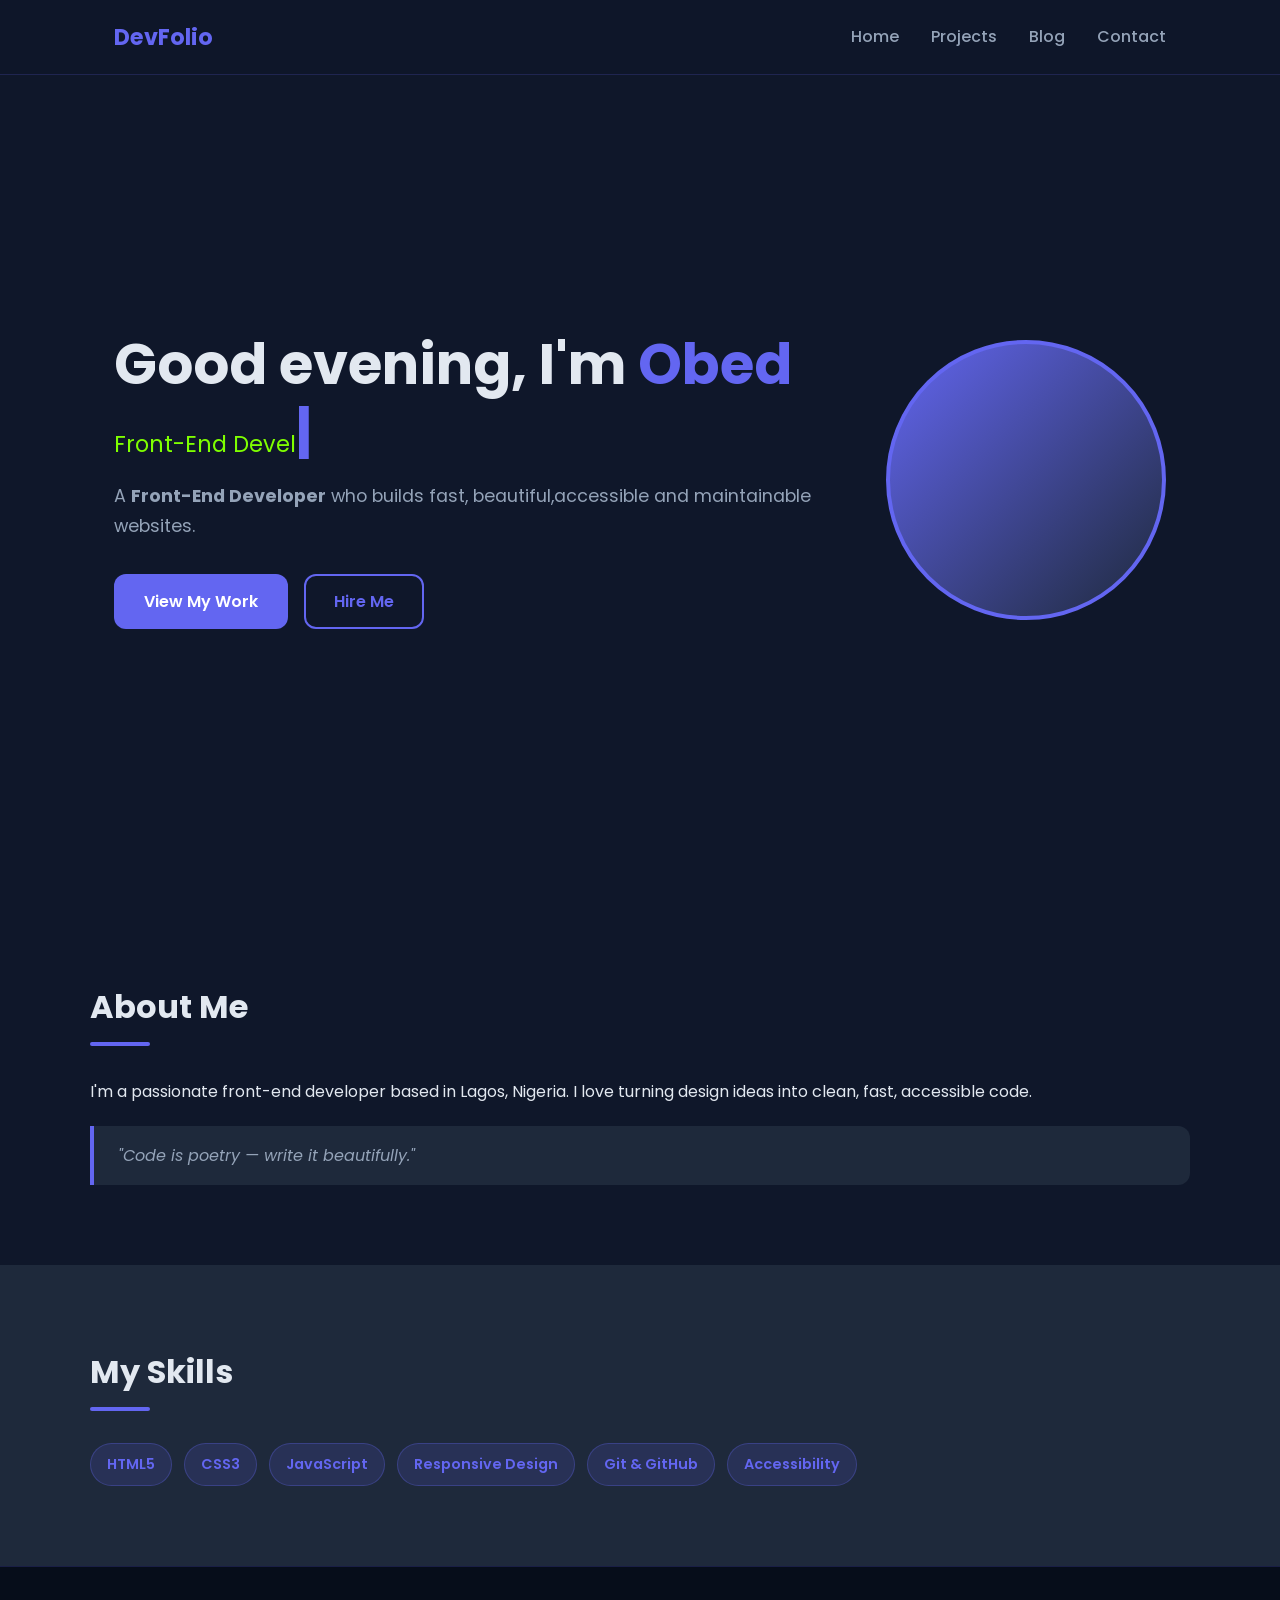
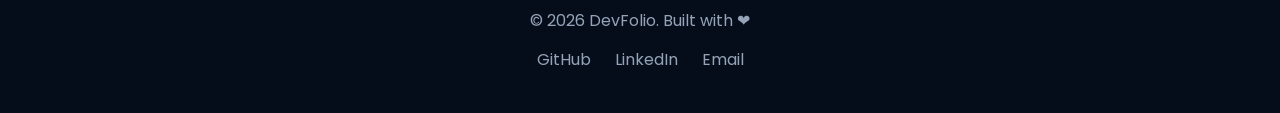
<file: My-portfolio/index.html>
<!DOCTYPE html>
<html lang="en">
<head>
  <meta charset="UTF-8">
  <meta name="viewport" content="width=device-width, initial-scale=1.0">
  <title>DevFolio | Obed — Front-End Developer</title>
  <meta name="description" content="Personal portfolio of Alex, a Front-End Developer based in Lagos, Nigeria.">
  <link rel="preconnect" href="https://fonts.googleapis.com">
  <link href="https://fonts.googleapis.com/css2?family=Poppins:wght@400;500;600;700&display=swap" rel="stylesheet">
  <link rel="stylesheet" href="css/variable.css">
  <link rel="stylesheet" href="css/global.css">
  <link rel="stylesheet" href="css/home.css">
</head>
<body>

  <!-- NAVBAR -->
  <header id="site-header">
    <nav id="main-nav">
      <a href="index.html" class="nav-logo">DevFolio</a>
      <ul class="nav-links">
        <li><a href="index.html">Home</a></li>
        <li><a href="projects.html">Projects</a></li>
        <li><a href="blogs.htm">Blog</a></li>
        <li><a href="contact.html">Contact</a></li>
      </ul>
      <button id="menu-toggle" aria-label="Toggle menu">&#9776;</button>
    </nav>
  </header>

  <main>

    <!-- HERO -->
    <section id="hero" class="hero-section" data-reveal>
      <div class="hero-content">
        <h1 class="hero-title">
          <span id="hero-greeting">Hi, I'm</span>
          <span class="highlight"> Obed</span><br>
          <span id="typed-role" class="typed-role"></span><span class="cursor">|</span>
        </h1>
        <p class="hero-subtitle">
          A <strong>Front-End Developer</strong> who builds fast,
          beautiful,accessible and maintainable websites.
        </p>
        <div class="hero-cta">
          <a href="projects.html" class="btn btn-primary">View My Work</a>
          <a href="contact.html" class="btn btn-outline">Hire Me</a>
        </div>
      </div>
      <div class="hero-image">
        <div class="avatar-placeholder" aria-hidden="true"></div>
      </div>
    </section>

    <!-- ABOUT -->
    <section id="about" class="section" data-reveal>
      <div class="section-inner">
        <h2 class="section-title">About Me</h2>
        <p>
          I'm a passionate front-end developer based in Lagos, Nigeria.
          I love turning design ideas into clean, fast, accessible code.
        </p>
        <blockquote class="personal-quote">
          "Code is poetry — write it beautifully."
        </blockquote>
      </div>
    </section>

    <!-- SKILLS -->
    <section id="skills" class="section section-alt" data-reveal>
      <div class="section-inner">
        <h2 class="section-title">My Skills</h2>
        <ul class="skills-list">
          <li class="skill-tag">HTML5</li>
          <li class="skill-tag">CSS3</li>
          <li class="skill-tag">JavaScript</li>
          <li class="skill-tag">Responsive Design</li>
          <li class="skill-tag">Git &amp; GitHub</li>
          <li class="skill-tag">Accessibility</li>
        </ul>
      </div>
    </section>

  </main>

  <!-- FOOTER -->
  <footer id="site-footer">
    <p>&copy; <span class="footer-year"></span> DevFolio. Built with &#10084;</p>
    <div class="footer-links">
      <a href="https://github.com" target="_blank" rel="noopener">GitHub</a>
      <a href="https://linkedin.com" target="_blank" rel="noopener">LinkedIn</a>
      <a href="mailto:hello@devfolio.com">Email</a>
    </div>
  </footer>

  <script src="js/main.js"></script>
</body>
</html>
</file>
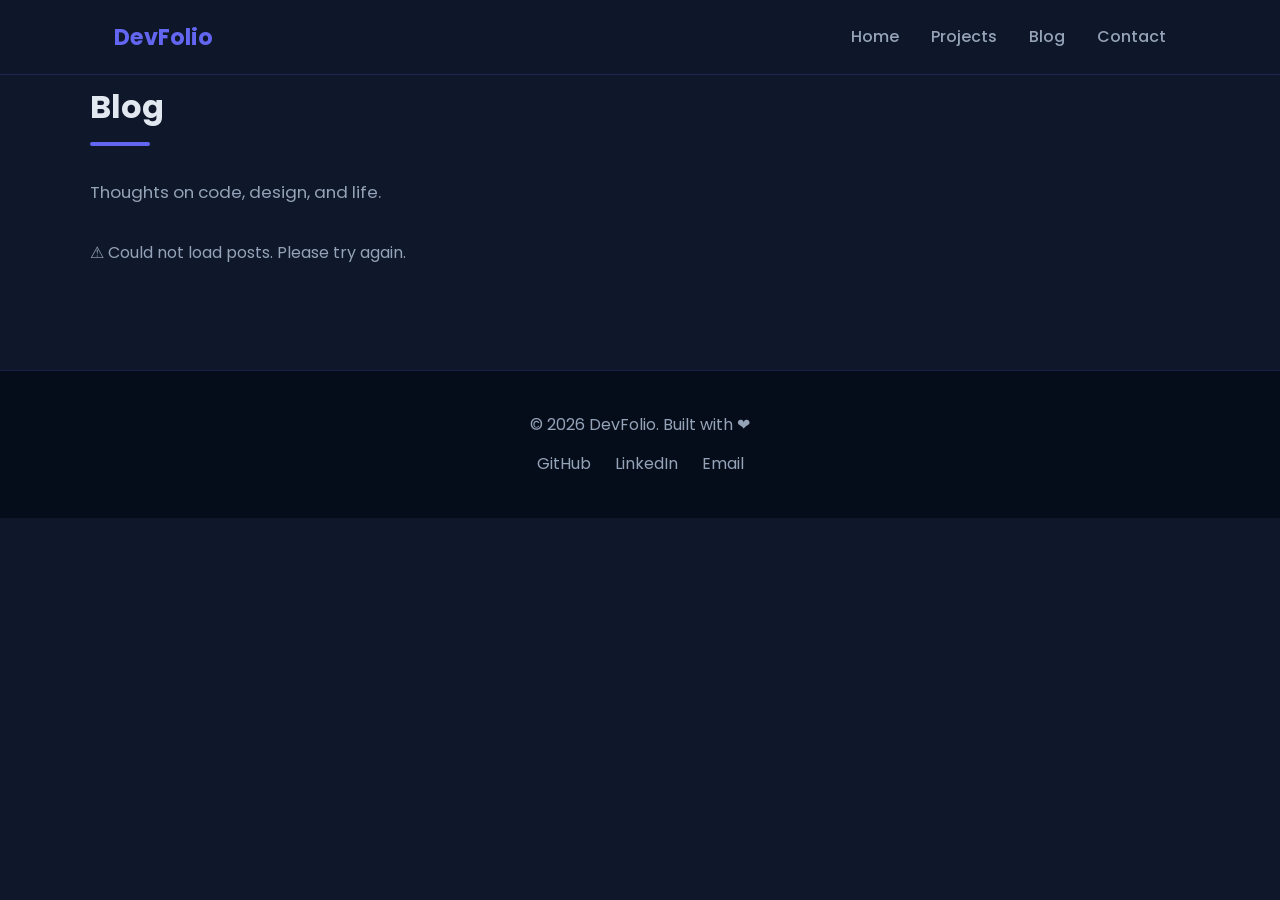
<file: My-portfolio/blogs.htm>
<!DOCTYPE html>
<html lang="en">
<head>
  <meta charset="UTF-8">
  <meta name="viewport" content="width=device-width, initial-scale=1.0">
  <title>DevFolio | Blog</title>
  <link rel="preconnect" href="https://fonts.googleapis.com">
  <link href="https://fonts.googleapis.com/css2?family=Poppins:wght@400;500;600;700&display=swap" rel="stylesheet">
  <link rel="stylesheet" href="css/variable.css">
  <link rel="stylesheet" href="css/global.css">
  <link rel="stylesheet" href="css/blog.css">
</head>
<body>

  <header id="site-header">
    <nav id="main-nav">
      <a href="index.html" class="nav-logo">DevFolio</a>
      <ul class="nav-links">
        <li><a href="index.html">Home</a></li>
        <li><a href="projects.html">Projects</a></li>
        <li><a href="blogs.htm">Blog</a></li>
        <li><a href="contact.html">Contact</a></li>
      </ul>
      <button id="menu-toggle" aria-label="Toggle menu">&#9776;</button>
    </nav>
  </header>

  <main class="section">
    <div class="section-inner">
      <h1 class="section-title">Blog</h1>
      <p class="page-subtitle">Thoughts on code, design, and life.</p>
      <p id="loading" class="loading-text">Loading posts...</p>
      <div id="blog-grid" class="blog-grid hidden"></div>
    </div>
  </main>

  <footer id="site-footer">
    <p>&copy; <span class="footer-year"></span> DevFolio. Built with &#10084;</p>
    <div class="footer-links">
      <a href="https://github.com" target="_blank" rel="noopener">GitHub</a>
      <a href="https://linkedin.com" target="_blank" rel="noopener">LinkedIn</a>
      <a href="mailto:hello@devfolio.com">Email</a>
    </div>
  </footer>

  <script src="js/main.js"></script>
  <script src="js/blog.js"></script>
</body>
</html>
</file>
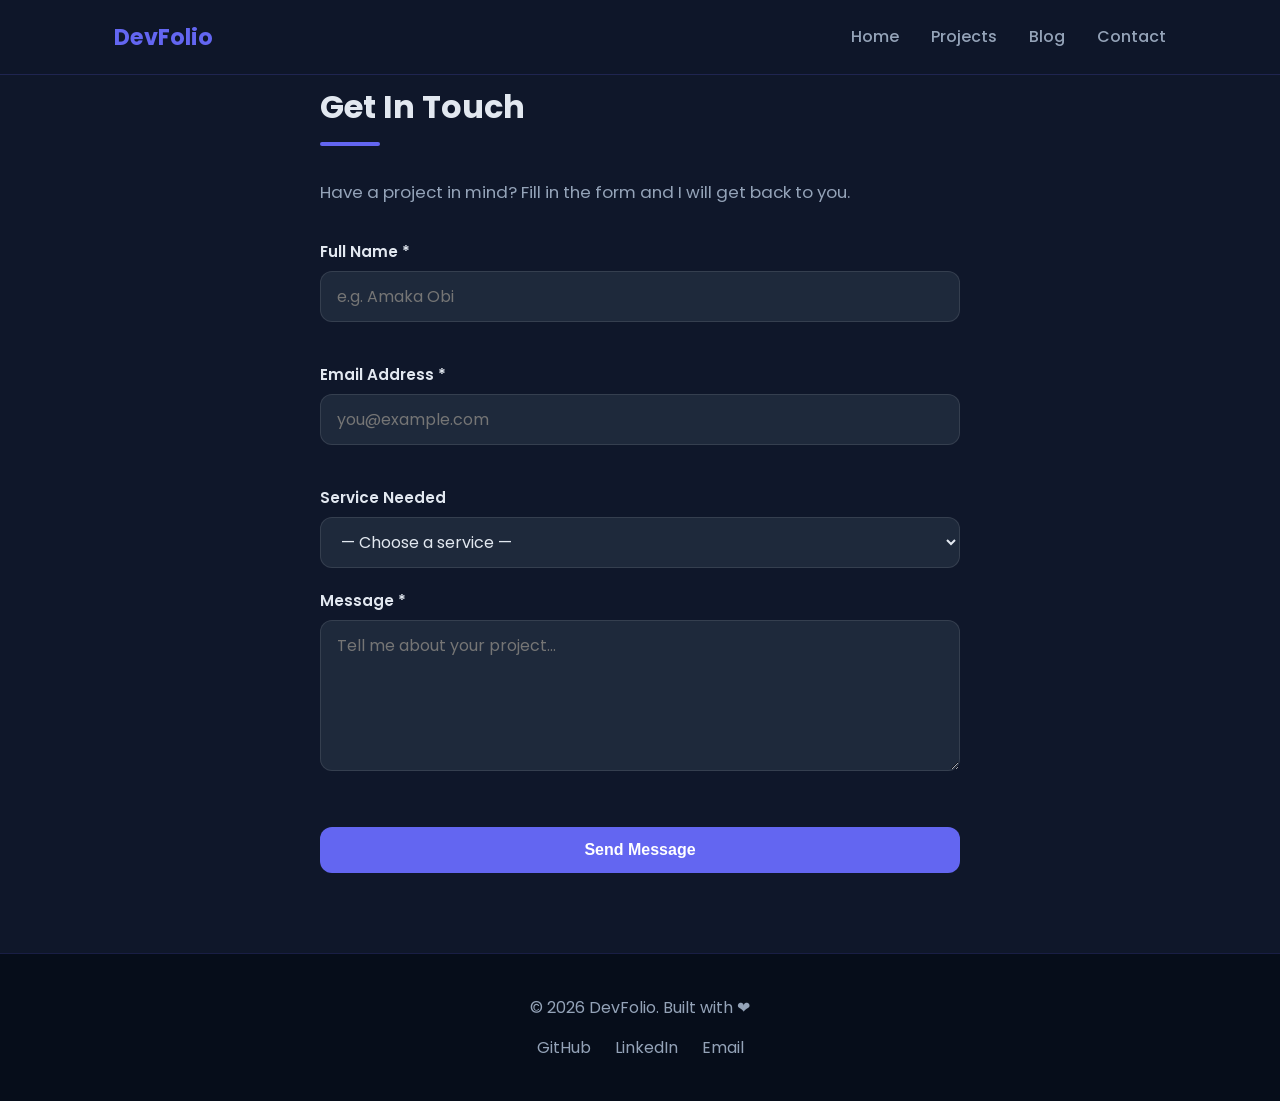
<file: My-portfolio/contact.html>
<!DOCTYPE html>
<html lang="en">
<head>
  <meta charset="UTF-8">
  <meta name="viewport" content="width=device-width, initial-scale=1.0">
  <title>DevFolio | Contact</title>
  <link rel="preconnect" href="https://fonts.googleapis.com">
  <link href="https://fonts.googleapis.com/css2?family=Poppins:wght@400;500;600;700&display=swap" rel="stylesheet">
  <link rel="stylesheet" href="css/variable.css">
  <link rel="stylesheet" href="css/global.css">
  <link rel="stylesheet" href="css/contact.css">
</head>
<body>

  <header id="site-header">
    <nav id="main-nav">
      <a href="index.html" class="nav-logo">DevFolio</a>
      <ul class="nav-links">
        <li><a href="index.html">Home</a></li>
        <li><a href="projects.html">Projects</a></li>
        <li><a href="blogs.htm">Blog</a></li>
        <li><a href="contact.html">Contact</a></li>
      </ul>
      <button id="menu-toggle" aria-label="Toggle menu">&#9776;</button>
    </nav>
  </header>

  <main class="contact-page section">
    <div class="section-inner">
      <h1 class="section-title">Get In Touch</h1>
      <p class="page-subtitle">Have a project in mind? Fill in the form and I will get back to you.</p>

      <form id="contact-form" novalidate>

        <div class="form-group">
          <label for="name">Full Name <span aria-hidden="true">*</span></label>
          <input type="text" id="name" name="name" required
                 placeholder="e.g. Amaka Obi" autocomplete="name">
          <span class="error-msg" id="name-error"></span>
        </div>

        <div class="form-group">
          <label for="email">Email Address <span aria-hidden="true">*</span></label>
          <input type="email" id="email" name="email" required
                 placeholder="you@example.com" autocomplete="email">
          <span class="error-msg" id="email-error"></span>
        </div>

        <div class="form-group">
          <label for="service">Service Needed</label>
          <select id="service" name="service">
            <option value="">— Choose a service —</option>
            <option value="website">Website Design</option>
            <option value="webapp">Web Application</option>
            <option value="other">Other</option>
          </select>
        </div>

        <div class="form-group">
          <label for="message">Message <span aria-hidden="true">*</span></label>
          <textarea id="message" name="message" rows="5" required
                    placeholder="Tell me about your project..."></textarea>
          <span class="error-msg" id="message-error"></span>
        </div>

        <button type="submit" class="btn btn-primary" id="submit-btn">Send Message</button>
        <p id="form-success" class="success-msg hidden">
          &#10003; Message sent! I will reply within 24 hours.
        </p>

      </form>
    </div>
  </main>

  <footer id="site-footer">
    <p>&copy; <span class="footer-year"></span> DevFolio. Built with &#10084;</p>
    <div class="footer-links">
      <a href="https://github.com" target="_blank" rel="noopener">GitHub</a>
      <a href="https://linkedin.com" target="_blank" rel="noopener">LinkedIn</a>
      <a href="mailto:hello@devfolio.com">Email</a>
    </div>
  </footer>

  <script src="js/main.js"></script>
</body>
</html>
</file>
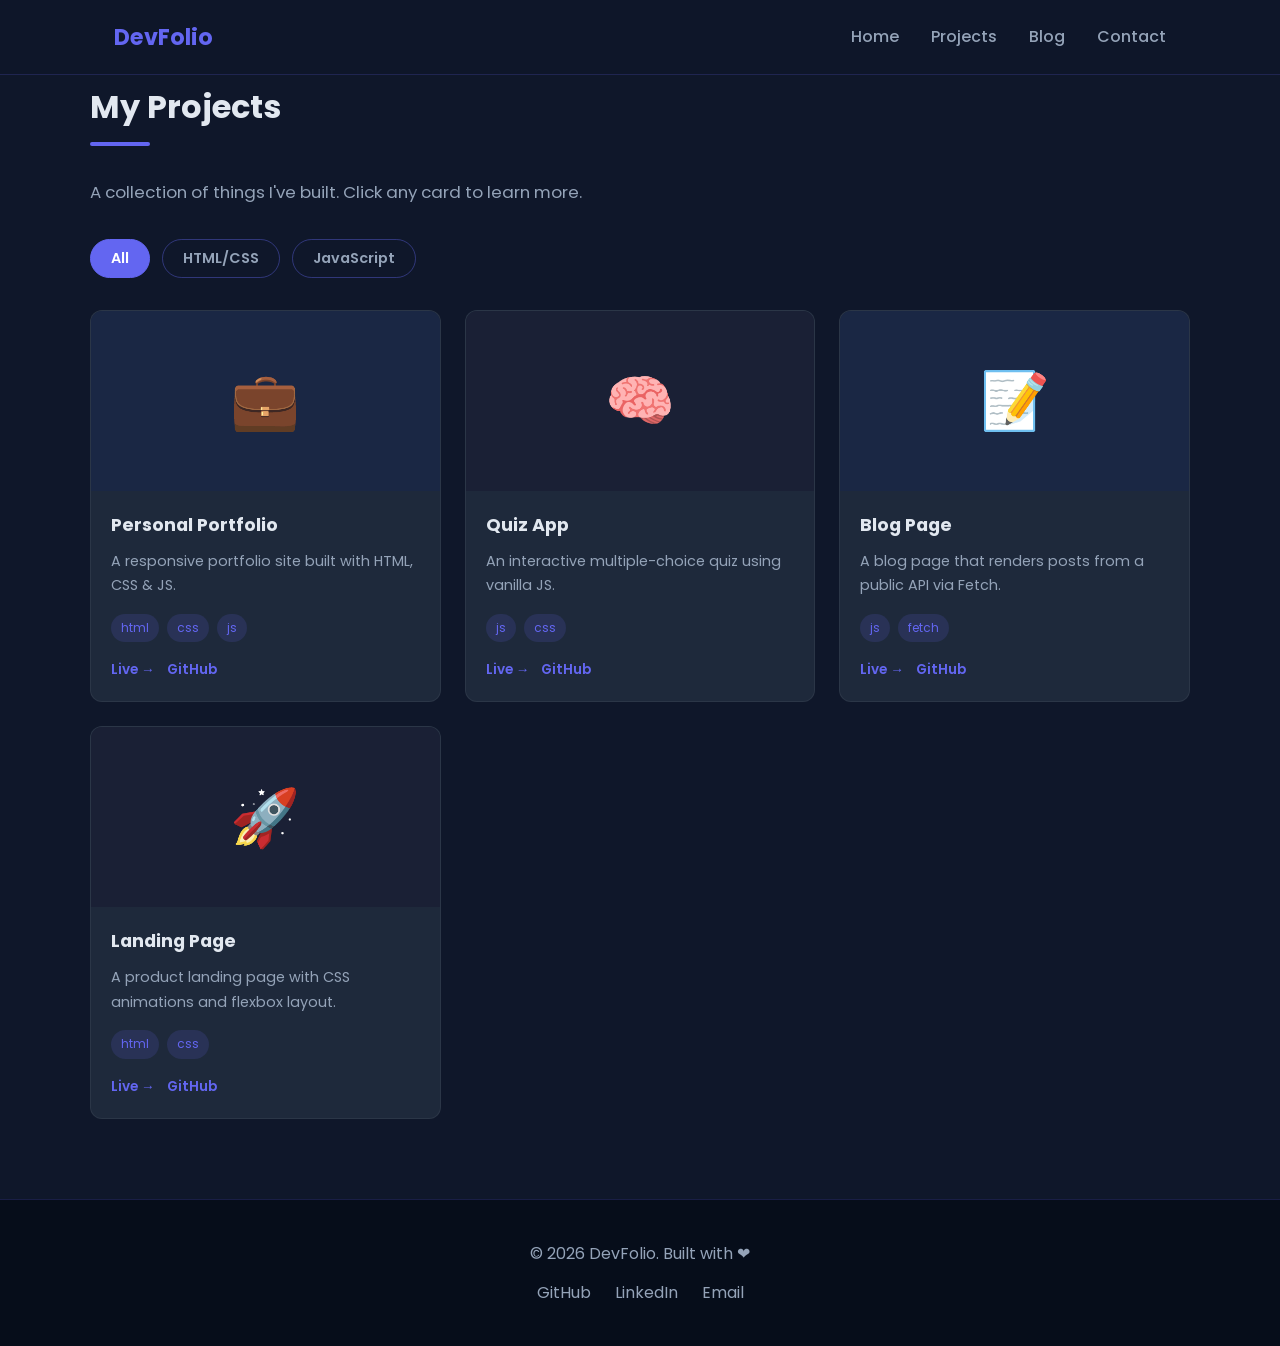
<file: My-portfolio/projects.html>
<!DOCTYPE html>
<html lang="en">
<head>
  <meta charset="UTF-8">
  <meta name="viewport" content="width=device-width, initial-scale=1.0">
  <title>DevFolio | Projects</title>
  <link rel="preconnect" href="https://fonts.googleapis.com">
  <link href="https://fonts.googleapis.com/css2?family=Poppins:wght@400;500;600;700&display=swap" rel="stylesheet">
  <link rel="stylesheet" href="css/variable.css">
  <link rel="stylesheet" href="css/global.css">
  <link rel="stylesheet" href="css/projects.css">
</head>
<body>

  <header id="site-header">
    <nav id="main-nav">
      <a href="index.html" class="nav-logo">DevFolio</a>
      <ul class="nav-links">
        <li><a href="index.html">Home</a></li>
        <li><a href="projects.html">Projects</a></li>
        <li><a href="blogs.htm">Blog</a></li>
        <li><a href="contact.html">Contact</a></li>
      </ul>
      <button id="menu-toggle" aria-label="Toggle menu">&#9776;</button>
    </nav>
  </header>

  <main class="section">
    <div class="section-inner">
      <h1 class="section-title">My Projects</h1>
      <p class="page-subtitle">A collection of things I've built. Click any card to learn more.</p>

      <div id="filter-bar" class="filter-bar">
        <button class="filter-btn active" data-filter="all">All</button>
        <button class="filter-btn" data-filter="html">HTML/CSS</button>
        <button class="filter-btn" data-filter="js">JavaScript</button>
      </div>
      
      <div id="projects-grid" class="projects-grid"></div>
    </div>
    
  </main>

  <footer id="site-footer">
    <p>&copy; <span class="footer-year"></span> DevFolio. Built with &#10084;</p>
    <div class="footer-links">
      <a href="https://github.com" target="_blank" rel="noopener">GitHub</a>
      <a href="https://linkedin.com" target="_blank" rel="noopener">LinkedIn</a>
      <a href="mailto:hello@devfolio.com">Email</a>
    </div>
  </footer>

  <script src="js/main.js"></script>
  <script src="js/projects.js"></script>
</body>
</html>
</file>
<file: My-portfolio/css/variable.css>
:root {
  --color-primary:      #6366F1;
  --color-primary-dark: #4338CA;
  --color-dark:         #0F172A;
  --color-footer-bg:    #060D1A;
  --color-card:         #1E293B;
  --color-text:         #E2E8F0;
  --color-muted:        #94A3B8;
  --color-error:        #F87171;
  --color-success:      #4ADE80;
  --radius:             12px;
  --shadow:             0 4px 24px rgba(0,0,0,0.3);
  --transition:         0.3s ease;
  --max-width:          1100px;
}
</file>
<file: My-portfolio/css/global.css>
/* === RESET & BASE === */
*, *::before, *::after {
  box-sizing: border-box;
  margin: 0;
  padding: 0;
}

body {
  font-family: 'Poppins', sans-serif;
  background-color: var(--color-dark);
  color: var(--color-text);
  line-height: 1.7;
}

img  { max-width: 100%; height: auto; display: block; }
a    { color: inherit; text-decoration: none; }
ul   { list-style: none; }

/* === NAVBAR === */
#site-header {
  position: fixed;
  top: 0;
  width: 100%;
  background: rgba(15, 23, 42, 0.95);
  backdrop-filter: blur(10px);
  z-index: 100;
  border-bottom: 1px solid rgba(99, 102, 241, 0.2);
  transition: box-shadow var(--transition);
}

#site-header.scrolled {
  box-shadow: var(--shadow);
}

#main-nav {
  max-width: var(--max-width);
  margin: 0 auto;
  padding: 18px 24px;
  display: flex;
  justify-content: space-between;
  align-items: center;
}

.nav-logo {
  font-size: 1.4rem;
  font-weight: 700;
  color: var(--color-primary);
}

.nav-links {
  display: flex;
  gap: 32px;
}

.nav-links a {
  color: var(--color-muted);
  font-weight: 500;
  transition: color var(--transition);
}

.nav-links a:hover,
.nav-links a.active {
  color: var(--color-primary);
}

#menu-toggle {
  display: none;
  background: none;
  border: none;
  color: var(--color-text);
  font-size: 1.6rem;
  cursor: pointer;
}

/* === BUTTONS === */
.btn {
  display: inline-block;
  padding: 12px 28px;
  border-radius: var(--radius);
  font-weight: 600;
  font-size: 1rem;
  cursor: pointer;
  transition: all var(--transition);
  border: 2px solid transparent;
}

.btn-primary {
  background: var(--color-primary);
  color: #fff;
}

.btn-primary:hover {
  background: var(--color-primary-dark);
  transform: translateY(-2px);
}

.btn-outline {
  border-color: var(--color-primary);
  color: var(--color-primary);
}

.btn-outline:hover {
  background: var(--color-primary);
  color: #fff;
}

/* === SECTIONS === */
.section {
  padding: 80px 24px;
}

.section-alt {
  background: var(--color-card);
}

.section-inner {
  max-width: var(--max-width);
  margin: 0 auto;
}

.section-title {
  font-size: 2rem;
  font-weight: 700;
  margin-bottom: 32px;
  position: relative;
}

.section-title::after {
  content: '';
  display: block;
  width: 60px;
  height: 4px;
  background: var(--color-primary);
  margin-top: 8px;
  border-radius: 2px;
}

.page-subtitle {
  color: var(--color-muted);
  margin-bottom: 32px;
  font-size: 1.05rem;
}

/* === FOOTER === */
#site-footer {
  text-align: center;
  padding: 40px 24px;
  background: var(--color-footer-bg);
  color: var(--color-muted);
  border-top: 1px solid rgba(99, 102, 241, 0.2);
}

.footer-links {
  display: flex;
  justify-content: center;
  gap: 24px;
  margin-top: 12px;
}

.footer-links a {
  color: var(--color-muted);
  transition: color var(--transition);
}

.footer-links a:hover {
  color: var(--color-primary);
}

/* === SCROLL REVEAL === */
[data-reveal] {
  opacity: 0;
  transform: translateY(30px);
  transition: opacity 0.6s ease, transform 0.6s ease;
}

[data-reveal].revealed {
  opacity: 1;
  transform: translateY(0);
}

/* === UTILITY === */
.hidden {
  display: none !important;
}

/* === RESPONSIVE === */
@media (max-width: 768px) {
  #menu-toggle {
    display: block;
  }

  .nav-links {
    display: none;
    flex-direction: column;
    position: absolute;
    top: 70px;
    left: 0;
    width: 100%;
    background: var(--color-dark);
    padding: 20px 24px;
    gap: 16px;
  }

  .nav-links.open {
    display: flex;
  }
}
</file>
<file: My-portfolio/css/home.css>
/* === HERO === */
.hero-section {
  min-height: 100vh;
  display: flex;
  align-items: center;
  justify-content: space-between;
  gap: 60px;
  padding: 120px 24px 60px;
  max-width: var(--max-width);
  margin: 0 auto;
}

.hero-content {
  flex: 1;
}

.hero-title {
  font-size: clamp(2rem, 5vw, 3.5rem);
  font-weight: 700;
  line-height: 1.2;
  margin-bottom: 16px;
}

.highlight {
  color: var(--color-primary);
}

.typed-role {
  color:chartreuse;
 /* color: var(--color-muted);*/
  font-size: 1.4rem;
  font-weight: 400;
}

.cursor {
  color: var(--color-primary);
  animation: blink 1s step-end infinite;
}

@keyframes blink {
  50% { opacity: 0; }
}

.hero-subtitle {
  color: var(--color-muted);
  font-size: 1.1rem;
  margin: 16px 0 32px;
}

.hero-cta {
  display: flex;
  gap: 16px;
  flex-wrap: wrap;
}

/* === AVATAR === */
.hero-image {
  flex-shrink: 0;
}

.avatar-placeholder {
  width: 280px;
  height: 280px;
  border-radius: 50%;
  background: linear-gradient(135deg, var(--color-primary) 0%, var(--color-card) 100%);
  border: 4px solid var(--color-primary);
}

/* === ABOUT === */
.personal-quote {
  margin-top: 20px;
  padding: 16px 24px;
  border-left: 4px solid var(--color-primary);
  color: var(--color-muted);
  font-style: italic;
  background: var(--color-card);
  border-radius: 0 var(--radius) var(--radius) 0;
}

/* === SKILLS === */
.skills-list {
  display: flex;
  flex-wrap: wrap;
  gap: 12px;
}

.skill-tag {
  background: rgba(99, 102, 241, 0.15);
  color: var(--color-primary);
  padding: 8px 16px;
  border-radius: 999px;
  font-weight: 600;
  font-size: 0.9rem;
  border: 1px solid rgba(99, 102, 241, 0.3);
}

/* === RESPONSIVE === */
@media (max-width: 768px) {
  .hero-section {
    flex-direction: column;
    text-align: center;
    padding-top: 100px;
  }

  .hero-cta {
    justify-content: center;
  }

  .avatar-placeholder {
    width: 200px;
    height: 200px;
  }
}
</file>
<file: My-portfolio/css/blog.css>
/* === LOADING STATE === */
.loading-text {
  color: var(--color-muted);
  font-size: 1rem;
  margin-bottom: 24px;
}

/* === BLOG GRID === */
.blog-grid {
  display: grid;
  grid-template-columns: repeat(auto-fit, minmax(280px, 1fr));
  gap: 24px;
}

/* === BLOG CARD === */
.blog-card {
  background: var(--color-card);
  border-radius: var(--radius);
  padding: 24px;
  border: 1px solid rgba(255, 255, 255, 0.06);
  transition: border-color var(--transition), box-shadow var(--transition);
}

.blog-card:hover {
  border-color: rgba(99, 102, 241, 0.4);
  box-shadow: var(--shadow);
}

.blog-card-label {
  display: block;
  font-size: 0.75rem;
  color: var(--color-primary);
  font-weight: 600;
  text-transform: uppercase;
  letter-spacing: 2px;
  margin-bottom: 12px;
}

.blog-card-title {
  font-size: 1.05rem;
  font-weight: 600;
  margin-bottom: 12px;
  line-height: 1.4;
  text-transform: capitalize;
}

.blog-card-excerpt {
  color: var(--color-muted);
  font-size: 0.9rem;
  line-height: 1.6;
  margin-bottom: 16px;
}

.blog-card-read {
  font-size: 0.85rem;
  font-weight: 600;
  color: var(--color-primary);
  transition: color var(--transition);
}

.blog-card-read:hover {
  color: var(--color-text);
}
</file>
<file: My-portfolio/css/contact.css>
/* === CONTACT PAGE LAYOUT === */
.contact-page .section-inner {
  max-width: 640px;
}

/* === FORM === */
.form-group {
  margin-bottom: 20px;
}

label {
  display: block;
  font-weight: 600;
  margin-bottom: 6px;
  font-size: 0.95rem;
}

input,
select,
textarea {
  width: 100%;
  padding: 12px 16px;
  background: var(--color-card);
  border: 1px solid rgba(255, 255, 255, 0.1);
  border-radius: var(--radius);
  color: var(--color-text);
  font-family: inherit;
  font-size: 1rem;
  transition: border-color var(--transition);
}

input:focus,
select:focus,
textarea:focus {
  outline: none;
  border-color: var(--color-primary);
}

textarea {
  resize: vertical;
}

select option {
  background: var(--color-card);
}

/* === ERROR & SUCCESS === */
.error-msg {
  display: block;
  color: var(--color-error);
  font-size: 0.85rem;
  margin-top: 4px;
  min-height: 1.2em;
}

.success-msg {
  color: var(--color-success);
  font-size: 0.95rem;
  margin-top: 16px;
}

/* === SUBMIT BUTTON === */
#submit-btn {
  width: 100%;
  margin-top: 8px;
}
</file>
<file: My-portfolio/css/projects.css>
/* === FILTER BAR === */
.filter-bar {
  display: flex;
  flex-wrap: wrap;
  gap: 12px;
  margin-bottom: 32px;
}

.filter-btn {
  padding: 8px 20px;
  border-radius: 999px;
  border: 1px solid rgba(99, 102, 241, 0.4);
  background: transparent;
  color: var(--color-muted);
  font-size: 0.9rem;
  font-weight: 600;
  cursor: pointer;
  font-family: inherit;
  transition: all var(--transition);
}

.filter-btn:hover,
.filter-btn.active {
  background: var(--color-primary);
  color: #fff;
  border-color: var(--color-primary);
}

/* === PROJECTS GRID === */
.projects-grid {
  display: grid;
  grid-template-columns: repeat(auto-fit, minmax(280px, 1fr));
  gap: 24px;
}

/* === PROJECT CARD === */
.project-card {
  background: var(--color-card);
  border-radius: var(--radius);
  overflow: hidden;
  border: 1px solid rgba(255, 255, 255, 0.06);
  transition: transform var(--transition), box-shadow var(--transition);
}

.project-card:hover {
  transform: translateY(-4px);
  box-shadow: var(--shadow);
}

.project-card-thumb {
  height: 180px;
  display: flex;
  align-items: center;
  justify-content: center;
  font-size: 3.5rem;
}

.project-card-body {
  padding: 20px;
}

.project-card-body h3 {
  font-size: 1.1rem;
  margin-bottom: 8px;
}

.project-card-body p {
  color: var(--color-muted);
  font-size: 0.9rem;
  margin-bottom: 16px;
}

.project-tags {
  display: flex;
  flex-wrap: wrap;
  gap: 8px;
  margin-bottom: 16px;
}

.project-tag {
  font-size: 0.75rem;
  background: rgba(99, 102, 241, 0.15);
  color: var(--color-primary);
  padding: 4px 10px;
  border-radius: 999px;
}

.project-links {
  display: flex;
  gap: 12px;
}

.project-links a {
  font-size: 0.85rem;
  font-weight: 600;
  color: var(--color-primary);
  transition: color var(--transition);
}

.project-links a:hover {
  color: var(--color-text);
}
</file>
